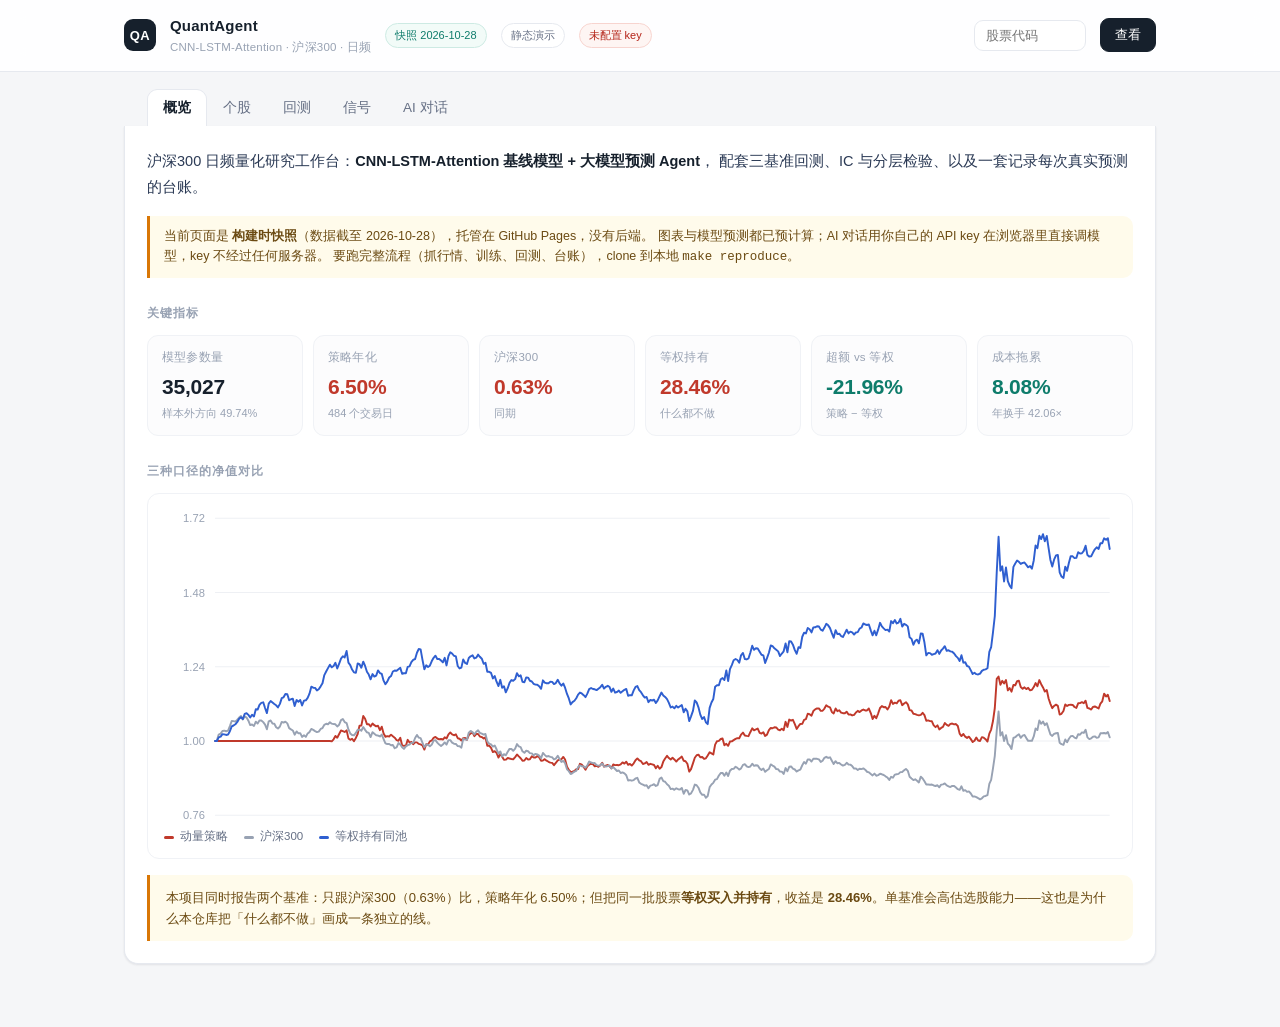
<file: docs/index.html>
<!DOCTYPE html>
<html lang="zh-CN">
<head>
<meta charset="utf-8" />
<meta name="viewport" content="width=device-width, initial-scale=1" />
<title>QuantAgent · A 股量化研究工作台（静态演示）</title>
<link rel="icon" href="data:image/svg+xml,%3Csvg xmlns='http://www.w3.org/2000/svg' viewBox='0 0 32 32'%3E%3Crect width='32' height='32' rx='9' fill='%2316202c'/%3E%3Ctext x='16' y='21' font-family='sans-serif' font-size='13' font-weight='700' fill='%23fff' text-anchor='middle'%3EQA%3C/text%3E%3C/svg%3E" />
<link rel="stylesheet" href="assets/theme.css" />
<style>
  .keybar{border:1px solid var(--line);border-radius:12px;padding:14px 16px;background:#fcfcfd;margin-bottom:14px}
  .keybar .row{margin-bottom:0}
  .keybar input[type=password]{flex:1;min-width:200px}
  .examples{margin-top:14px}
  .ex{border:1px solid var(--line-soft);border-radius:11px;padding:12px 14px;margin-bottom:10px;background:#fff}
  .ex h4{margin:0 0 6px;font-size:13px;font-weight:600}
  .ex ul{margin:6px 0 0;padding-left:18px;color:var(--muted);font-size:12.5px}
  .lead{font-size:14.5px;line-height:1.8;color:#2b3a55;margin:0 0 16px}
  .lead b{color:var(--ink)}
  .static-note{border-left:3px solid #d97706;background:#fffbeb;color:#6b4a12;border-radius:0 10px 10px 0;padding:10px 14px;font-size:12.5px;margin-bottom:16px}
</style>
</head>
<body>

<header>
  <div class="head-in">
    <div class="mark">QA</div>
    <div class="brand">
      <h1>QuantAgent</h1>
      <p>CNN-LSTM-Attention · 沪深300 · 日频</p>
    </div>
    <span class="pill ok" id="pill-asof">数据快照 …</span>
    <span class="pill" id="pill-mode">静态演示</span>
    <span class="pill" id="pill-key">未配置 key</span>
    <div class="grow"></div>
    <input type="text" id="code" placeholder="股票代码" style="width:112px" />
    <button class="primary" id="load">查看</button>
  </div>
</header>

<div class="wrap">
  <nav>
    <button data-tab="home" class="active">概览</button>
    <button data-tab="stock">个股</button>
    <button data-tab="backtest">回测</button>
    <button data-tab="signal">信号</button>
    <button data-tab="agent">AI 对话</button>
  </nav>

  <!-- ================= 概览 ================= -->
  <section class="panel" id="tab-home">
    <p class="lead">
      沪深300 日频量化研究工作台：<b>CNN-LSTM-Attention 基线模型 + 大模型预测 Agent</b>，
      配套三基准回测、IC 与分层检验、以及一套记录每次真实预测的台账。
    </p>
    <div class="static-note">
      当前页面是 <b>构建时快照</b>（数据截至 <span id="asof-text">—</span>），托管在 GitHub Pages，没有后端。
      图表与模型预测都已预计算；AI 对话用你自己的 API key 在浏览器里直接调模型，key 不经过任何服务器。
      要跑完整流程（抓行情、训练、回测、台账），clone 到本地 <code>make reproduce</code>。
    </div>

    <h2 class="sec">关键指标</h2>
    <div class="kpis" id="kpi-home">
      <div class="kpi"><div class="k">加载中</div><div class="v">…</div></div>
    </div>

    <h2 class="sec">三种口径的净值对比</h2>
    <div class="chart-box"><svg class="chart" id="home-equity" viewBox="0 0 960 320" preserveAspectRatio="xMidYMid meet"></svg>
      <div class="legend">
        <span><i style="background:#c0392b"></i>动量策略</span>
        <span><i style="background:#98a2b3"></i>沪深300</span>
        <span><i style="background:#2f5fd0"></i>等权持有同池</span>
      </div>
    </div>
    <div class="note warn" id="home-note">
      只跟沪深300 比，策略「跑赢」了；但同一批股票等权买了不动，收益远高于策略。
      因为股票池用的是今天的市值前 300，回测 2023 年时自动只包含活到今天的赢家。
    </div>
  </section>

  <!-- ================= 个股 ================= -->
  <section class="panel hidden" id="tab-stock">
    <h2 class="sec">行情</h2>
    <div class="kpis" id="kpi-stock"><div class="kpi"><div class="k">状态</div><div class="v" style="font-size:15px">加载中…</div></div></div>
    <div class="chart-box"><svg class="chart" id="candle" viewBox="0 0 960 340" preserveAspectRatio="xMidYMid meet"></svg>
      <div class="legend"><span><i style="background:#c0392b"></i>阳线</span><span><i style="background:#0e7c6b"></i>阴线</span></div>
    </div>
    <h2 class="sec">模型预测 · 未来 7 个交易日</h2>
    <div class="kpis" id="kpi-pred"><div class="kpi"><div class="k">状态</div><div class="v" style="font-size:15px">—</div></div></div>
    <div class="note" style="margin-top:12px">
      这个预测来自本地训练的 CNN-LSTM-Attention（35,027 参数）。样本外日频 IC 约 0，说明这 9 个价量特征
      在 7 日尺度上的信息含量很低——这也正是后来把重心转向<b>大模型 Agent</b> 的原因：换模型不解决问题，
      换信息才行。
    </div>
    <h2 class="sec">风险画像 · 客户端实时计算</h2>
    <div class="kpis" id="kpi-risk"><div class="kpi"><div class="k">状态</div><div class="v" style="font-size:15px">—</div></div></div>
  </section>

  <!-- ================= 回测 ================= -->
  <section class="panel hidden" id="tab-backtest">
    <h2 class="sec">绩效 · 7 日调仓，含 8bps 手续费 + 2bps 滑点</h2>
    <div class="kpis" id="kpi-bt"><div class="kpi"><div class="k">状态</div><div class="v" style="font-size:15px">加载中…</div></div></div>
    <h2 class="sec">净值曲线</h2>
    <div class="chart-box"><svg class="chart" id="equity" viewBox="0 0 960 340" preserveAspectRatio="xMidYMid meet"></svg>
      <div class="legend">
        <span><i style="background:#c0392b"></i>动量策略</span>
        <span><i style="background:#98a2b3"></i>沪深300</span>
        <span><i style="background:#2f5fd0"></i>等权持有</span>
      </div>
    </div>
    <div class="note warn">
      蓝色线是「什么都不做」：把同一批股票等权买入并持有。它比策略高，说明在 7 日这个频率上，
      主动选股并没有带来增益——所以本仓库把这条线作为默认基准之一，而不是只跟指数比。
    </div>
  </section>

  <!-- ================= 信号 ================= -->
  <section class="panel hidden" id="tab-signal">
    <h2 class="sec">样本外信号检验</h2>
    <div class="kpis" id="kpi-signal"><div class="kpi"><div class="k">状态</div><div class="v" style="font-size:15px">加载中…</div></div></div>
    <h2 class="sec">预测分层 · 各分位实现收益</h2>
    <div class="chart-box"><svg class="chart" id="decile" viewBox="0 0 960 260" preserveAspectRatio="xMidYMid meet"></svg></div>
    <div class="note">
      IC 是横截面上「预测排序」与「实际收益排序」的秩相关。日频 IC 均值 0.03 上下才算可用的弱信号。
      这里的数字接近 0 且 IR 不显著——和线性基线（Ridge）的结论一致，说明瓶颈在特征，不在模型。
    </div>
  </section>

  <!-- ================= 对话 ================= -->
  <section class="panel hidden" id="tab-agent">
    <h2 class="sec">接入你自己的大模型</h2>
    <div class="keybar">
      <div class="row" style="margin-bottom:10px">
        <input type="password" id="api-key" placeholder="粘贴你的 DeepSeek API key（sk-...）" />
        <button class="primary" id="save-key">保存到本机</button>
        <button id="clear-key">清除</button>
      </div>
      <div class="row">
        <span class="hint">接口</span>
        <input type="text" id="base-url" style="width:300px" />
        <span class="hint">模型</span>
        <input type="text" id="model" style="width:150px" />
      </div>
      <p class="hint" style="margin:10px 0 0">
        key 只存在这个浏览器的 localStorage，只发给你填的接口，不经过任何服务器，也不会进仓库。
        任何跑在本页的脚本理论上都能读到 localStorage——如果你介意，用 <code>python -m quantagent.cli serve</code> 在本地跑，key 就只在后端环境变量里。
      </p>
    </div>

    <h2 class="sec">可以问什么</h2>
    <div class="chips" id="samples"></div>
    <div class="row">
      <input type="text" id="question" placeholder="例如：600519 现在什么位置？风险大吗？" style="flex:1;min-width:220px" />
      <button class="primary" id="ask">发送</button>
    </div>
    <h2 class="sec">工具调用轨迹</h2>
    <div class="trace" id="trace">等待提问。</div>
    <div class="answer pending" id="answer">回答会出现在这里。</div>

    <h2 class="sec">示例输出 · 构建时用真实 API 生成的</h2>
    <div class="examples" id="examples"><p class="hint">没有烘焙示例。</p></div>
  </section>
</div>

<script src="assets/charts.js"></script>
<script src="assets/agent.js"></script>
<script>
/* $ and the chart helpers come from assets/charts.js */

/* ---------- 概览 ---------- */
async function loadHome() {
  const meta = await QA.loadJSON("data/meta.json");
  const bt = meta.backtest;
  $("pill-asof").textContent = `快照 ${meta.as_of}`;
  $("asof-text").textContent = meta.as_of;
  $("kpi-home").innerHTML =
    kpi("模型参数量", (meta.model.params || 0).toLocaleString(), "flat", `样本外方向 ${(meta.model.val_direction_acc * 100).toFixed(2)}%`) +
    kpi("策略年化", pct(bt.annual_return), sign(bt.annual_return), `${meta.backtest.n_days} 个交易日`) +
    kpi("沪深300", pct(bt.benchmark_annual_return), sign(bt.benchmark_annual_return), "同期") +
    kpi("等权持有", pct(bt.equal_weight_annual_return), sign(bt.equal_weight_annual_return), "什么都不做") +
    kpi("超额 vs 等权", pct(bt.excess_vs_equal_weight), sign(bt.excess_vs_equal_weight), "策略 − 等权") +
    kpi("成本拖累", pct(bt.cost_drag), "down", `年换手 ${f2(bt.turnover_per_year)}×`);

  const curve = (await QA.loadJSON("data/backtest.json")).curve;
  drawLines($("home-equity"), [
    { name: "策略", color: "#c0392b", values: curve.map(c => c.s) },
    { name: "沪深300", color: "#98a2b3", values: curve.map(c => c.b) },
    { name: "等权", color: "#2f5fd0", values: curve.map(c => c.e) },
  ]);
  $("home-note").innerHTML =
    `本项目同时报告两个基准：只跟沪深300（${pct(bt.benchmark_annual_return)}）比，策略年化 ${pct(bt.annual_return)}；` +
    `但把同一批股票<b>等权买入并持有</b>，收益是 <b>${pct(bt.equal_weight_annual_return)}</b>。` +
    `单基准会高估选股能力——这也是为什么本仓库把「什么都不做」画成一条独立的线。`;
}

/* ---------- 个股 ---------- */
async function loadStock() {
  const code = ($("code").value || "600519").trim().padStart(6, "0");
  $("kpi-stock").innerHTML = kpi("状态", "加载中…");
  try {
    await QA.prime();
    const k = await QA.kline(code);
    const bars = k.bars, last = bars[bars.length - 1], prev = bars[bars.length - 2];
    const chg = last.close / prev.close - 1;
    $("kpi-stock").innerHTML =
      kpi("标的", `${code} ${k.name || ""}`, "flat", `${bars.length} 个交易日`) +
      kpi("最新收盘", f2(last.close), sign(chg), last.date) +
      kpi("日涨跌", pct(chg), sign(chg), "较前一交易日") +
      kpi("近 20 日", pct(QA.returnsOf(bars, 20) / 100), sign(QA.returnsOf(bars, 20)), "累计涨跌");
    drawCandles($("candle"), bars);

    const p = QA.findPrediction(code);
    if (p) {
      $("kpi-pred").innerHTML =
        kpi("预测收益", pct(p.pred), sign(p.pred), "未来 7 个交易日") +
        kpi("方向", p.pred > 0 ? "偏多" : "偏空", sign(p.pred), "模型输出符号") +
        kpi("预测窗口", QA.asOf(), "flat", `收盘 ${f2(p.close)}`) +
        kpi("信号强度", Math.abs(p.pred) < 0.005 ? "接近 0" : "偏弱", "down", "IC≈0，不宜使用");
    } else {
      $("kpi-pred").innerHTML = kpi("模型", "该股未打包进静态快照", "down", "只有前 60 只有 K 线");
    }

    const rets = [];
    for (let i = 1; i < bars.length; i++) rets.push(bars[i].close / bars[i - 1].close - 1);
    const mean = rets.reduce((a, b) => a + b, 0) / rets.length;
    const sd = Math.sqrt(rets.reduce((a, b) => a + (b - mean) ** 2, 0) / rets.length);
    let peak = -Infinity, mdd = 0;
    bars.forEach(b => { peak = Math.max(peak, b.close); mdd = Math.min(mdd, b.close / peak - 1); });
    $("kpi-risk").innerHTML =
      kpi("年化波动", pct(sd * Math.sqrt(252), 1), "flat", `${bars.length} 日`) +
      kpi("最大回撤", pct(mdd, 1), "down", "区间内") +
      kpi("RSI14", QA.rsiOf(bars, 14).toFixed(1), "flat", "客户端计算") +
      kpi("区间位置", ((last.close - Math.min(...bars.map(b => b.low))) /
        (Math.max(...bars.map(b => b.high)) - Math.min(...bars.map(b => b.low)) || 1)).toFixed(2), "flat", "0=最低 1=最高");
  } catch (e) {
    $("kpi-stock").innerHTML = kpi("错误", `${code} 无数据`);
  }
}

/* ---------- 回测 ---------- */
async function loadBacktest() {
  const r = await QA.loadJSON("data/backtest.json");
  const s = r.stats;
  $("kpi-bt").innerHTML =
    kpi("年化收益", pct(s.annual_return), sign(s.annual_return), `${s.n_days} 个交易日`) +
    kpi("夏普", f2(s.sharpe), "flat", `波动 ${pct(s.annual_vol, 1)}`) +
    kpi("最大回撤", pct(s.max_drawdown), "down", `Calmar ${f2(s.calmar)}`) +
    kpi("等权持有", pct(s.equal_weight_annual_return), sign(s.equal_weight_annual_return), "同池买入不动") +
    kpi("超额 vs 等权", pct(s.excess_vs_equal_weight), sign(s.excess_vs_equal_weight), "策略 − 等权") +
    kpi("成本拖累", pct(s.cost_drag), "down", `年换手 ${f2(s.turnover_per_year)}×`);
  drawLines($("equity"), [
    { name: "策略", color: "#c0392b", values: r.curve.map(c => c.s) },
    { name: "沪深300", color: "#98a2b3", values: r.curve.map(c => c.b) },
    { name: "等权", color: "#2f5fd0", values: r.curve.map(c => c.e) },
  ]);
}

/* ---------- 信号 ---------- */
async function loadSignal() {
  try {
    const r = await QA.loadJSON("data/signal.json");
    const base = r.ridge_baseline || {};
    $("kpi-signal").innerHTML =
      kpi("日频 IC 均值", r.mean_daily_ic == null ? "—" : Number(r.mean_daily_ic).toFixed(4),
          r.mean_daily_ic > 0 ? "up" : "down", `IC std ${f2(r.ic_std)}`) +
      kpi("方向准确率", pct(r.direction_accuracy, 1), "flat", `基准 ${pct(r.baseline_direction, 1)}`) +
      kpi("预测标准差", Number(r.pred_std || 0).toExponential(2), "down", "塌缩成常数") +
      kpi("分层价差", pct(r.decile_spread), sign(r.decile_spread), "最高 − 最低分位") +
      kpi("线性基线 IC", base.mean_daily_ic == null ? "—" : Number(base.mean_daily_ic).toFixed(4), "flat", "Ridge，同特征") +
      kpi("样本", (r.n_observations || 0).toLocaleString(), "flat", `${r.n_dates || 0} 个交易日`);
    if (r.decile_mean_return) {
      const keys = Object.keys(r.decile_mean_return).sort((a, b) => a - b);
      drawBars($("decile"), keys.map(k => r.decile_mean_return[k]), keys.map(k => `D${k}`), { height: 260, pct: true });
    }
  } catch (e) {
    $("kpi-signal").innerHTML = kpi("状态", "没有信号报告");
  }
}

/* ---------- 对话 ---------- */
function refreshKeyPill() {
  const has = !!QA.getKey();
  const pill = $("pill-key");
  pill.textContent = has ? "已配置 key（仅本机）" : "未配置 key";
  pill.className = "pill " + (has ? "ok" : "warn");
}

function initKey() {
  const c = QA.cfg();
  $("base-url").value = c.baseUrl;
  $("model").value = c.model;
  $("api-key").value = QA.getKey() ? "••••••••" : "";
  refreshKeyPill();
}
["base-url", "model"].forEach(id => {
  $(id).addEventListener("change", () => {
    QA.saveCfg({ baseUrl: $("base-url").value.trim() || QA.DEFAULT_CFG.baseUrl, model: $("model").value.trim() || QA.DEFAULT_CFG.model });
  });
});
$("save-key").onclick = () => {
  const v = $("api-key").value.trim();
  if (!v || v.startsWith("•")) { return; }
  QA.setKey(v);
  $("api-key").value = "••••••••";
  QA.saveCfg({ baseUrl: $("base-url").value.trim() || QA.DEFAULT_CFG.baseUrl, model: $("model").value.trim() || QA.DEFAULT_CFG.model });
  refreshKeyPill();
};
$("clear-key").onclick = () => { QA.clearKey(); $("api-key").value = ""; refreshKeyPill(); };

async function askAgent() {
  const q = $("question").value.trim();
  if (!q) return;
  if (!QA.getKey()) {
    $("answer").classList.remove("pending");
    $("answer").textContent = "先在上面填入你的 API key（只存本地），或直接看下面的示例输出。";
    return;
  }
  const trace = $("trace"); trace.innerHTML = "";
  const ans = $("answer"); ans.classList.add("pending"); ans.textContent = "思考中…";
  const log = (t, cls = "") => {
    const d = document.createElement("div"); if (cls) d.className = cls;
    d.textContent = t; trace.appendChild(d); trace.scrollTop = trace.scrollHeight;
  };
  const result = await QA.ask(q, (evt) => {
    if (evt.type === "tool_call") log(`→ ${evt.name}(${JSON.stringify(evt.arguments)})`, "t-call");
    if (evt.type === "tool_result") log(`← ${evt.name} ${evt.result.ok ? "ok" : evt.result.error}`, evt.result.ok ? "" : "t-err");
  });
  ans.classList.remove("pending");
  if (result.ok) {
    ans.textContent = result.answer || "（空回答）";
    const u = result.usage || {};
    if (u.total_tokens) log(`tokens ${u.total_tokens} · ${result.model || ""}`);
  } else {
    ans.textContent = "失败：" + result.error;
  }
  ans.classList.add("fade");
}

async function loadExamples() {
  try {
    const r = await QA.loadJSON("data/llm_examples.json");
    const items = r.items || [];
    if (!items.length) {
      $("examples").innerHTML = `<p class="hint">构建时没有配置 API key，所以没有烘焙示例。填上你自己的 key 就能实时生成。</p>`;
      return;
    }
    $("examples").innerHTML =
      `<p class="hint">生成于 ${r.generated_at}，模型 ${items[0].model || "—"}，共 ${items.length} 条。这些是真实调用结果，不是模板。</p>` +
      items.map(it => `<div class="ex">
        <h4>${it.name}(${it.code}) · ${it.direction === "up" ? "偏多" : it.direction === "down" ? "偏空" : "震荡"}
          ${it.expected_return_pct > 0 ? "+" : ""}${it.expected_return_pct}% · 置信 ${(it.confidence * 100).toFixed(0)}%</h4>
        <ul>${(it.drivers || []).map(d => `<li>${d}</li>`).join("")}</ul>
        ${it.risk ? `<p class="hint" style="margin:6px 0 0">风险：${it.risk}</p>` : ""}
      </div>`).join("");
  } catch (e) {
    $("examples").innerHTML = `<p class="hint">没有示例数据。</p>`;
  }
}

/* ---------- 装配 ---------- */
function activate(tab) {
  document.querySelectorAll("nav button").forEach(b => b.classList.toggle("active", b.dataset.tab === tab));
  ["home", "stock", "backtest", "signal", "agent"].forEach(t => $("tab-" + t).classList.toggle("hidden", t !== tab));
  if (tab === "backtest" && !window.__bt) { window.__bt = 1; loadBacktest(); }
  if (tab === "signal" && !window.__sig) { window.__sig = 1; loadSignal(); }
  if (tab === "agent" && !window.__ex) { window.__ex = 1; loadExamples(); }
}
document.querySelectorAll("nav button").forEach(b => {
  b.onclick = () => { history.replaceState(null, "", "#" + b.dataset.tab); activate(b.dataset.tab); };
});
$("load").onclick = loadStock;
$("code").addEventListener("keydown", e => { if (e.key === "Enter") loadStock(); });
$("ask").onclick = askAgent;
$("question").addEventListener("keydown", e => { if (e.key === "Enter") askAgent(); });

const samples = ["600519 现在什么位置？风险大吗？", "模型最看好哪几只", "跑赢沪深300 了吗", "000858 的近 20 日涨跌"];
$("samples").innerHTML = samples.map(s => `<span class="chip">${s}</span>`).join("");
document.querySelectorAll(".chip").forEach(c => { c.onclick = () => { $("question").value = c.textContent; askAgent(); }; });

(async function boot() {
  initKey();
  await loadHome();
  await loadStock();
  const initial = (location.hash || "").replace("#", "");
  if (["stock", "backtest", "signal", "agent"].includes(initial)) activate(initial);
})();
</script>
</body>
</html>
</file>
<file: docs/assets/theme.css>
:root{
    --bg:#f5f6f8; --card:#fff; --ink:#16202c; --muted:#667085; --faint:#98a2b3;
    --line:#e6e9ef; --line-soft:#f0f2f6;
    --up:#c0392b; --down:#0e7c6b; --accent:#2f5fd0; --accent-soft:#eef3ff;
    --radius:14px; --shadow:0 1px 2px rgba(16,24,40,.05), 0 1px 3px rgba(16,24,40,.04);
  }
  *{box-sizing:border-box}
  html,body{margin:0}
  body{
    background:var(--bg); color:var(--ink);
    font:400 14px/1.62 -apple-system,BlinkMacSystemFont,"Segoe UI","PingFang SC","Hiragino Sans GB",sans-serif;
    -webkit-font-smoothing:antialiased;
  }
  .num{font-variant-numeric:tabular-nums;font-feature-settings:"tnum"}
  .wrap{max-width:1080px;margin:0 auto;padding:0 24px 64px}

  /* ---------- header ---------- */
  header{
    position:sticky;top:0;z-index:20;background:rgba(255,255,255,.88);
    backdrop-filter:saturate(180%) blur(12px);border-bottom:1px solid var(--line);
  }
  .head-in{max-width:1080px;margin:0 auto;padding:14px 24px;display:flex;align-items:center;gap:14px;flex-wrap:wrap}
  .mark{
    width:32px;height:32px;border-radius:9px;background:var(--ink);color:#fff;
    display:grid;place-items:center;font-weight:700;font-size:13px;letter-spacing:.5px;flex:none;
  }
  .brand h1{font-size:15px;margin:0;font-weight:650;letter-spacing:.2px}
  .brand p{margin:0;font-size:11.5px;color:var(--faint);letter-spacing:.2px}
  .pill{
    font-size:11px;padding:3px 9px;border-radius:999px;border:1px solid var(--line);
    color:var(--muted);background:#fff;white-space:nowrap;
  }
  .pill.ok{color:#0e7c6b;border-color:#cdeae3;background:#f2fbf8}
  .pill.warn{color:#b42318;border-color:#f7d4cf;background:#fef5f3}
  .grow{flex:1}

  /* ---------- controls ---------- */
  input[type=text], select{
    border:1px solid var(--line);border-radius:9px;padding:7px 11px;font-size:13px;
    background:#fff;color:var(--ink);outline:none;transition:border-color .15s, box-shadow .15s;
    font-family:inherit;
  }
  input[type=text]:focus, select:focus{border-color:var(--accent);box-shadow:0 0 0 3px var(--accent-soft)}
  button{
    border:1px solid var(--line);background:#fff;color:var(--ink);border-radius:9px;
    padding:7px 14px;font-size:13px;cursor:pointer;font-family:inherit;
    transition:border-color .15s, color .15s, background .15s;
  }
  button:hover{border-color:var(--accent);color:var(--accent)}
  button.primary{background:var(--ink);color:#fff;border-color:var(--ink)}
  button.primary:hover{background:#243244;color:#fff}
  button.primary:disabled{opacity:.5;cursor:default}

  /* ---------- tabs ---------- */
  nav{max-width:1080px;margin:0 auto;padding:18px 24px 0;display:flex;gap:2px}
  nav button{
    border:none;background:none;border-radius:9px 9px 0 0;padding:9px 15px;
    color:var(--muted);font-size:13.5px
  }
  nav button:hover{color:var(--ink)}
  nav button.active{
    color:var(--ink);font-weight:600;background:var(--card);
    box-shadow:0 -1px 0 var(--line), 1px 0 0 var(--line), -1px 0 0 var(--line);
  }

  /* ---------- panels ---------- */
  .panel{background:var(--card);border:1px solid var(--line);border-radius:0 0 var(--radius) var(--radius);
    border-top:none;padding:22px;box-shadow:var(--shadow)}
  .panel.plain{border-radius:var(--radius);border-top:1px solid var(--line);margin-top:18px}
  h2.sec{font-size:12px;font-weight:600;color:var(--faint);letter-spacing:.08em;
    text-transform:uppercase;margin:26px 0 12px}
  h2.sec:first-child{margin-top:0}

  /* ---------- kpi ---------- */
  .kpis{display:grid;grid-template-columns:repeat(auto-fit,minmax(148px,1fr));gap:10px}
  .kpi{border:1px solid var(--line-soft);border-radius:11px;padding:12px 14px;background:#fcfcfd}
  .kpi .k{font-size:11.5px;color:var(--faint);letter-spacing:.02em}
  .kpi .v{font-size:21px;font-weight:640;margin-top:3px;letter-spacing:-.2px}
  .kpi .s{font-size:11px;color:var(--faint);margin-top:1px}
  .up{color:var(--up)} .down{color:var(--down)} .flat{color:var(--ink)}

  /* ---------- charts ---------- */
  .chart-box{border:1px solid var(--line-soft);border-radius:12px;background:#fff;padding:6px 4px 2px;margin-top:4px}
  svg.chart{display:block;width:100%;height:auto}
  .legend{display:flex;gap:16px;flex-wrap:wrap;padding:2px 12px 10px;font-size:11.5px;color:var(--muted)}
  .legend i{display:inline-block;width:10px;height:3px;border-radius:2px;margin-right:6px;vertical-align:middle}

  /* ---------- table ---------- */
  table{width:100%;border-collapse:collapse;font-size:13px}
  th,td{text-align:left;padding:8px 10px;border-bottom:1px solid var(--line-soft)}
  th{color:var(--faint);font-weight:500;font-size:11.5px;letter-spacing:.02em}
  tr:last-child td{border-bottom:none}
  td.r{text-align:right}
  .feat{display:grid;grid-template-columns:1fr 1fr;gap:0 28px}

  /* ---------- callout ---------- */
  .note{
    border-left:3px solid var(--accent);background:var(--accent-soft);
    border-radius:0 10px 10px 0;padding:12px 16px;font-size:13px;color:#2b3a55;margin-top:16px
  }
  .note b{font-weight:600}
  .note.warn{border-left-color:#d97706;background:#fffbeb;color:#6b4a12}
  .note small{display:block;color:var(--faint);margin-top:6px;font-size:11.5px}

  /* ---------- agent ---------- */
  .chips{display:flex;gap:8px;flex-wrap:wrap;margin-bottom:14px}
  .chip{font-size:12px;border:1px solid var(--line);border-radius:999px;padding:5px 12px;
    cursor:pointer;color:var(--muted);background:#fff;transition:.15s}
  .chip:hover{border-color:var(--accent);color:var(--accent);background:var(--accent-soft)}
  .trace{
    max-height:210px;overflow:auto;border:1px solid var(--line-soft);border-radius:11px;
    padding:10px 12px;background:#fbfcfd;font:400 12px/1.75 ui-monospace,SFMono-Regular,Menlo,monospace;
    color:var(--muted);white-space:pre-wrap;word-break:break-all
  }
  .trace .t-call{color:var(--accent)}
  .trace .t-err{color:var(--up)}
  .answer{
    border:1px solid var(--line);border-radius:12px;padding:16px 18px;margin-top:12px;
    white-space:pre-wrap;font-size:13.5px;line-height:1.85;background:#fff;min-height:64px
  }
  .answer.pending{color:var(--faint)}
  .row{display:flex;gap:10px;align-items:center;flex-wrap:wrap}
  .row .sp{flex:1}
  .hint{font-size:12px;color:var(--faint)}
  .hidden{display:none}
  .fade{animation:fade .25s ease}
  @keyframes fade{from{opacity:0;transform:translateY(3px)}to{opacity:1;transform:none}}
  @media (max-width:680px){
    .head-in{padding:12px 16px} .wrap{padding:0 16px 48px} nav{padding:12px 16px 0}
    .panel{padding:16px} .feat{grid-template-columns:1fr}
    .kpi .v{font-size:18px}
  }
</file>
